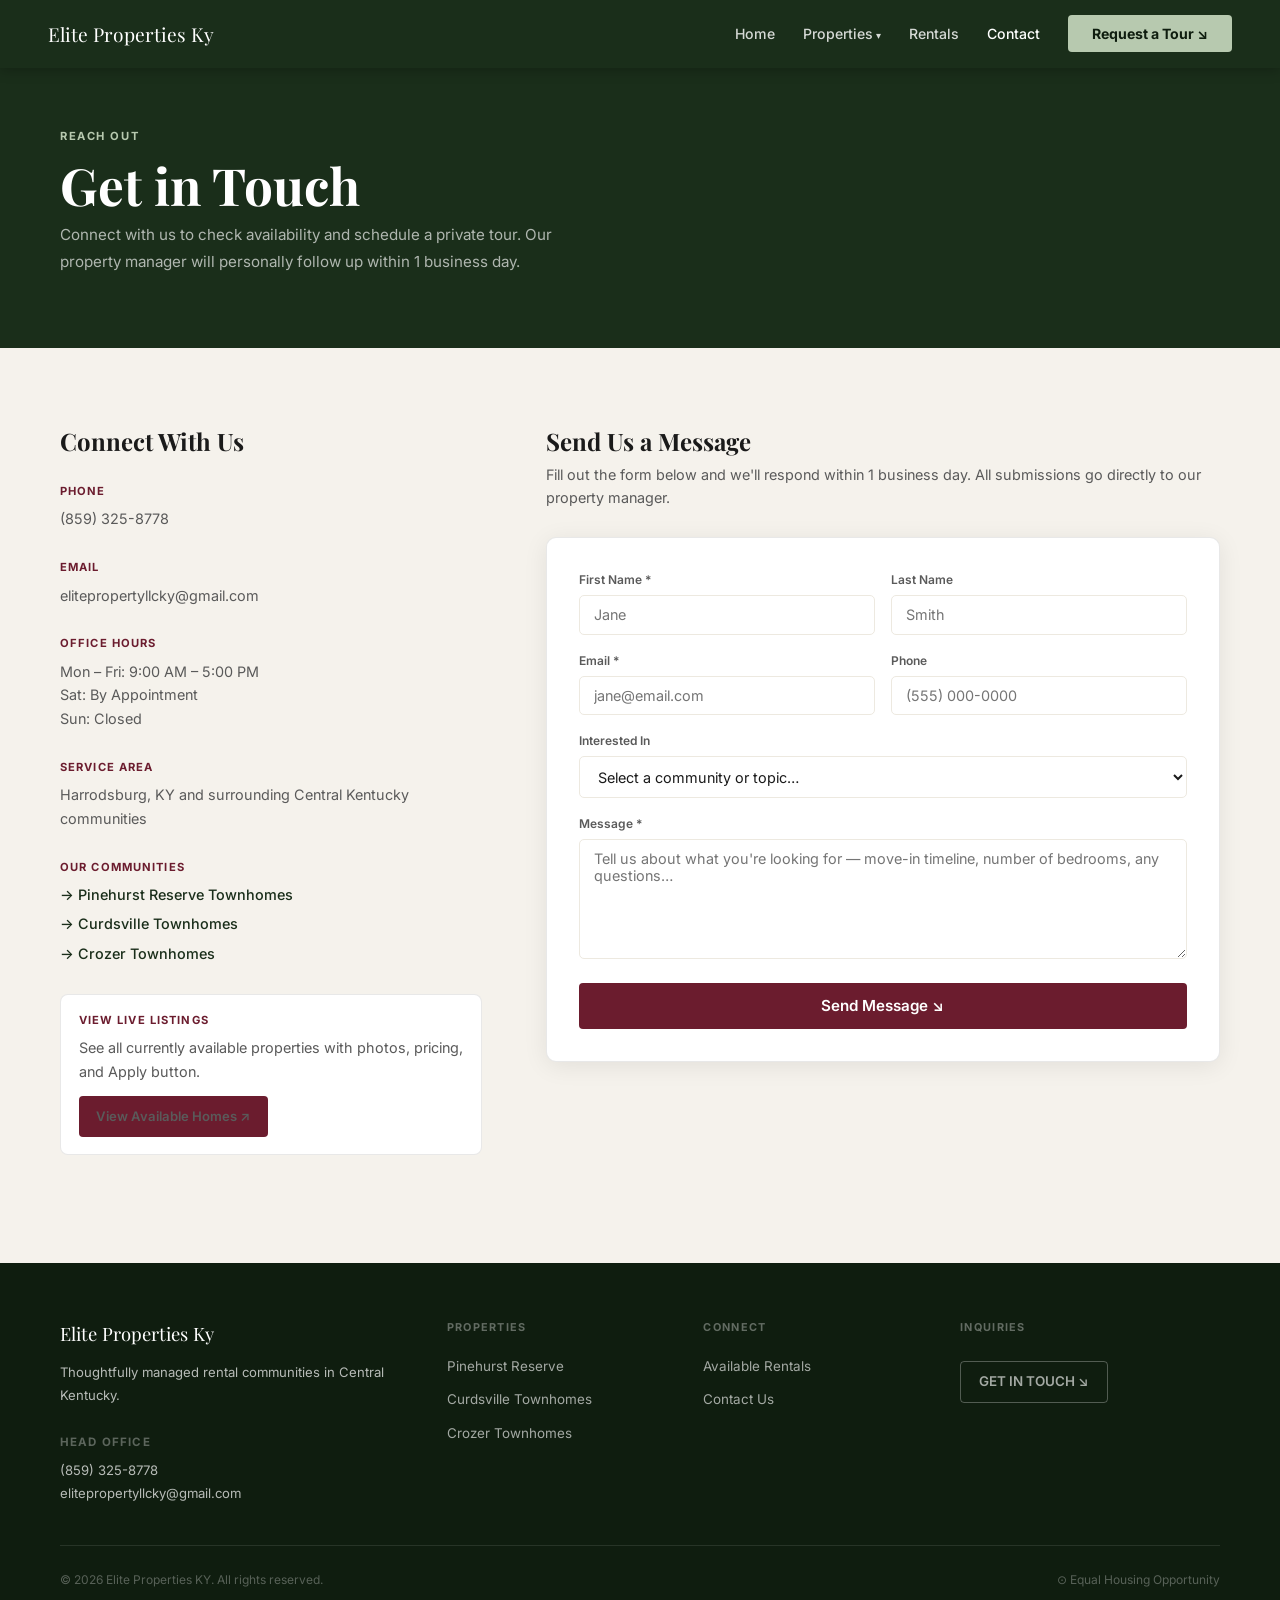
<file: contact.html>
<!DOCTYPE html>
<html lang="en">
<head>
<meta charset="UTF-8"><meta name="viewport" content="width=device-width, initial-scale=1.0">
<title>Contact | Elite Properties Ky</title>
<link rel="preconnect" href="https://fonts.googleapis.com">
<link href="https://fonts.googleapis.com/css2?family=Playfair+Display:wght@700&family=Inter:wght@400;500;600;700&display=swap" rel="stylesheet">
<link rel="stylesheet" href="style.css">
<style>
.contact-hero { background: var(--forest); padding: 8rem 3rem 4.5rem; }
.contact-hero h1 { color: var(--white); font-size: clamp(2rem,4vw,3.2rem); margin-bottom: .5rem; }
.contact-hero p { color: rgba(255,255,255,.65); font-size: .95rem; max-width: 540px; line-height: 1.75; }
.contact-body { background: var(--cream); padding: 5rem 3rem; }
.contact-grid { display: grid; grid-template-columns: 1fr 1.6fr; gap: 4rem; align-items: start; }
.contact-info h2 { font-family:'Playfair Display',serif; font-size:1.5rem; color:var(--text); margin-bottom:1.75rem; }
.info-block { margin-bottom: 1.75rem; }
.info-block h4 { font-size:.7rem; font-weight:700; letter-spacing:.1em; text-transform:uppercase; color:var(--burgundy); margin-bottom:.4rem; }
.info-block p, .info-block a { font-size:.9rem; color:var(--muted); line-height:1.65; }
.info-block a:hover { color:var(--forest); }
.contact-form-wrap h2 { font-family:'Playfair Display',serif; font-size:1.5rem; color:var(--text); margin-bottom:.5rem; }
.contact-form-wrap > p { color:var(--muted); font-size:.9rem; margin-bottom:1.75rem; }
.form-card { background:var(--white); border-radius:10px; padding:2rem; border:1px solid var(--border); box-shadow:var(--shadow); }
.form-success { display:none; background:#e8f5e8; border:1px solid #b8d8b8; border-radius:6px; padding:1rem 1.25rem; color:#1a5c1a; font-size:.9rem; margin-top:1rem; }
.form-error { display:none; background:#f5e8e8; border:1px solid #d8b8b8; border-radius:6px; padding:1rem 1.25rem; color:#5c1a1a; font-size:.9rem; margin-top:1rem; }
@media(max-width:900px){.contact-hero,.contact-body{padding-left:1.5rem;padding-right:1.5rem;}.contact-grid{grid-template-columns:1fr;gap:2.5rem;}}
</style>
</head>
<body>
<nav>
  <a href="index.html" class="nav-logo">Elite Properties Ky</a>
  <ul class="nav-links">
    <li><a href="index.html">Home</a></li>
    <li class="nav-dropdown"><a href="#">Properties</a>
      <div class="dropdown-menu">
        <a href="pinehurst.html">Pinehurst Reserve Townhomes</a>
        <a href="curdsville.html">Curdsville Townhomes</a>
        <a href="crozer.html">Crozer Townhomes</a>
      </div>
    </li>
    <li><a href="rentals.html">Rentals</a></li>
    <li><a href="contact.html" class="active">Contact</a></li>
    <li><a href="contact.html" class="nav-cta">Request a Tour ↘</a></li>
  </ul>
  <button class="nav-toggle" aria-label="Menu"><span></span><span></span><span></span></button>
</nav>

<div class="contact-hero">
  <div class="wrap">
    <span class="section-label section-label-accent">Reach Out</span>
    <h1>Get in Touch</h1>
    <p>Connect with us to check availability and schedule a private tour. Our property manager will personally follow up within 1 business day.</p>
  </div>
</div>

<div class="contact-body">
  <div class="wrap">
    <div class="contact-grid">

      <!-- LEFT: INFO -->
      <div class="contact-info">
        <h2>Connect With Us</h2>
        <div class="info-block">
          <h4>Phone</h4>
          <p><a href="tel:8593258778">(859) 325-8778</a></p>
        </div>
        <div class="info-block">
          <h4>Email</h4>
          <p><a href="mailto:elitepropertyllcky@gmail.com">elitepropertyllcky@gmail.com</a></p>
        </div>
        <div class="info-block">
          <h4>Office Hours</h4>
          <p>Mon – Fri: 9:00 AM – 5:00 PM<br>Sat: By Appointment<br>Sun: Closed</p>
        </div>
        <div class="info-block">
          <h4>Service Area</h4>
          <p>Harrodsburg, KY and surrounding Central Kentucky communities</p>
        </div>
        <div class="info-block">
          <h4>Our Communities</h4>
          <p>
            <a href="pinehurst.html" style="display:block;color:var(--forest);font-weight:500;margin-bottom:.35rem;">→ Pinehurst Reserve Townhomes</a>
            <a href="curdsville.html" style="display:block;color:var(--forest);font-weight:500;margin-bottom:.35rem;">→ Curdsville Townhomes</a>
            <a href="crozer.html" style="display:block;color:var(--forest);font-weight:500;">→ Crozer Townhomes</a>
          </p>
        </div>
        <div class="info-block" style="background:var(--white);border-radius:8px;padding:1.1rem;border:1px solid var(--border);">
          <h4>View Live Listings</h4>
          <p style="margin-bottom:.75rem">See all currently available properties with photos, pricing, and Apply button.</p>
          <a href="https://propertymanage.biz/u36003/rentals/listings" target="_blank" class="btn btn-burgundy" style="font-size:.82rem;padding:.6rem 1.1rem;display:inline-flex;">View Available Homes ↗</a>
        </div>
      </div>

      <!-- RIGHT: FORM (Web3Forms → elitepropertyllcky@gmail.com + Johnlyons1035@gmail.com) -->
      <div class="contact-form-wrap">
        <h2>Send Us a Message</h2>
        <p>Fill out the form below and we'll respond within 1 business day. All submissions go directly to our property manager.</p>

        <div class="form-card">
          <form id="contactForm" onsubmit="handleSubmit(event)">

            <!-- ✅ Web3Forms — emails elitepropertyllcky@gmail.com + Johnlyons1035@gmail.com -->
            <input type="hidden" name="access_key" value="5d942abe-395e-4d1a-a95b-030efd0edc16">
            <input type="hidden" name="subject" value="New Inquiry — Elite Properties KY">
            <input type="hidden" name="to" value="elitepropertyllcky@gmail.com">
            <input type="hidden" name="from_name" value="Elite Properties Website">
            <input type="hidden" name="redirect" value="false">
            <input type="hidden" name="cc" value="Johnlyons1035@gmail.com">
            <input type="hidden" name="replyto" value="elitepropertyllcky@gmail.com">
            <!-- Honeypot spam protection -->
            <input type="checkbox" name="botcheck" style="display:none">

            <div class="form-row">
              <div class="form-group">
                <label for="firstName">First Name *</label>
                <input type="text" id="firstName" name="firstName" required placeholder="Jane">
              </div>
              <div class="form-group">
                <label for="lastName">Last Name</label>
                <input type="text" id="lastName" name="lastName" placeholder="Smith">
              </div>
            </div>
            <div class="form-row">
              <div class="form-group">
                <label for="email">Email *</label>
                <input type="email" id="email" name="email" required placeholder="jane@email.com">
              </div>
              <div class="form-group">
                <label for="phone">Phone</label>
                <input type="tel" id="phone" name="phone" placeholder="(555) 000-0000">
              </div>
            </div>
            <div class="form-row">
              <div class="form-group full">
                <label for="interest">Interested In</label>
                <select id="interest" name="interest">
                  <option value="">Select a community or topic…</option>
                  <option value="Pinehurst Reserve">Pinehurst Reserve Townhomes</option>
                  <option value="Curdsville Townhomes">Curdsville Townhomes</option>
                  <option value="Crozer Townhomes">Crozer Townhomes</option>
                  <option value="General Inquiry">General Inquiry</option>
                  <option value="Request a Tour">Request a Tour</option>
                  <option value="Check Availability">Check Availability</option>
                </select>
              </div>
            </div>
            <div class="form-row">
              <div class="form-group full">
                <label for="message">Message *</label>
                <textarea id="message" name="message" required placeholder="Tell us about what you're looking for — move-in timeline, number of bedrooms, any questions…"></textarea>
              </div>
            </div>

            <button type="submit" id="submitBtn"
              class="btn btn-burgundy"
              style="width:100%;justify-content:center;padding:.85rem;margin-top:.5rem;font-size:.95rem;">
              Send Message ↘
            </button>
          </form>

          <div class="form-success" id="formSuccess">
            ✓ Thank you! Your message has been sent. We'll be in touch within 1 business day.
          </div>
          <div class="form-error" id="formError">
            ⚠ Something went wrong. Please try again or email us at
            <a href="mailto:elitepropertyllcky@gmail.com">elitepropertyllcky@gmail.com</a>
          </div>
        </div>
      </div>

    </div>
  </div>
</div>

<footer>
  <div class="footer-grid">
    <div class="footer-brand">
      <a href="index.html" class="footer-logo">Elite Properties Ky</a>
      <p>Thoughtfully managed rental communities in Central Kentucky.</p>
      <br>
      <p style="font-size:.72rem;color:rgba(255,255,255,.32);font-weight:700;letter-spacing:.1em;text-transform:uppercase;margin-bottom:.4rem">HEAD OFFICE</p>
      <p style="font-size:.82rem">(859) 325-8778<br>elitepropertyllcky@gmail.com</p>
    </div>
    <div class="footer-col"><h4>Properties</h4><ul>
      <li><a href="pinehurst.html">Pinehurst Reserve</a></li>
      <li><a href="curdsville.html">Curdsville Townhomes</a></li>
      <li><a href="crozer.html">Crozer Townhomes</a></li>
    </ul></div>
    <div class="footer-col"><h4>Connect</h4><ul>
      <li><a href="rentals.html">Available Rentals</a></li>
      <li><a href="contact.html">Contact Us</a></li>
    </ul></div>
    <div class="footer-col"><h4>Inquiries</h4>
      <a href="contact.html" class="footer-cta-btn">GET IN TOUCH ↘</a>
    </div>
  </div>
  <div class="footer-bottom">
    <span>© 2026 Elite Properties KY. All rights reserved.</span>
    <span>⊙ Equal Housing Opportunity</span>
  </div>
</footer>

<script src="main.js"></script>
<script>
async function handleSubmit(e) {
  e.preventDefault();
  const form    = e.target;
  const btn     = document.getElementById('submitBtn');
  const success = document.getElementById('formSuccess');
  const error   = document.getElementById('formError');

  // Reset states
  success.style.display = 'none';
  error.style.display   = 'none';
  btn.disabled          = true;
  btn.textContent       = 'Sending…';

  try {
    const formData = new FormData(form);
    const res = await fetch('https://api.web3forms.com/submit', {
      method:  'POST',
      headers: { 'Accept': 'application/json' },
      body:    formData
    });

    const data = await res.json();

    if (data.success) {
      form.style.display    = 'none';
      success.style.display = 'block';
    } else {
      throw new Error(data.message || 'Submission failed');
    }
  } catch (err) {
    console.error('Form error:', err);
    error.style.display = 'block';
    btn.disabled        = false;
    btn.textContent     = 'Send Message ↘';
  }
}
</script>
</body>
</html>
</file>
<file: style.css>
/* ═══════════════════════════════════════
   ELITE PROPERTIES KY — Global Styles
═══════════════════════════════════════ */
*, *::before, *::after { box-sizing: border-box; margin: 0; padding: 0; }
:root {
  --forest:      #1a2e1a;
  --forest-dark: #0f1d0f;
  --forest-mid:  #243824;
  --burgundy:    #6b1c2e;
  --burg-dark:   #4d1220;
  --cream:       #f5f2ec;
  --cream-dark:  #ede9e0;
  --text:        #1a1a1a;
  --muted:       #5a5a5a;
  --white:       #ffffff;
  --border:      rgba(0,0,0,0.09);
  --shadow:      0 4px 24px rgba(0,0,0,0.08);
  --accent:      #B7C9AF; /* sage — higher-contrast caption/CTA color on dark forest backgrounds */
}
html { scroll-behavior: smooth; }
body { font-family: 'Inter', sans-serif; color: var(--text); background: var(--white); line-height: 1.6; }
img { max-width: 100%; display: block; }
a { text-decoration: none; }
h1,h2,h3 { font-family: 'Playfair Display', serif; line-height: 1.15; }

/* NAV */
nav {
  position: fixed; top: 0; left: 0; right: 0; z-index: 999;
  background: var(--forest);
  display: flex; align-items: center; justify-content: space-between;
  padding: 0 3rem; height: 68px;
  box-shadow: 0 2px 12px rgba(0,0,0,0.25);
}
.nav-logo { font-family: 'Playfair Display',serif; color: var(--white); font-size: 1.2rem; white-space: nowrap; }
.nav-links { display: flex; align-items: center; gap: 1.75rem; list-style: none; }
.nav-links a { color: rgba(255,255,255,0.82); font-size: 0.88rem; font-weight: 500; transition: color 0.2s; }
.nav-links a:hover, .nav-links a.active { color: var(--white); }
.nav-dropdown { position: relative; }
.nav-dropdown > a::after { content: " ▾"; font-size: 0.65rem; }
.dropdown-menu { display: none; position: absolute; top: 100%; left: 0; background: var(--forest-dark); min-width: 250px; border-top: 2px solid var(--burgundy); box-shadow: 0 8px 28px rgba(0,0,0,0.25); padding: 0.4rem 0; }
.nav-dropdown:hover .dropdown-menu { display: block; }
.dropdown-menu a { display: block; padding: 0.65rem 1.25rem; color: rgba(255,255,255,0.78); font-size: 0.85rem; }
.dropdown-menu a:hover { background: rgba(255,255,255,0.07); color: var(--white); }
.nav-cta { background: var(--accent) !important; color: var(--forest-dark) !important; padding: 0.62rem 1.5rem; border-radius: 4px; font-weight: 700 !important; font-size: 0.92rem; transition: transform 0.2s, box-shadow 0.2s !important; animation: navCtaBreathe 2.6s ease-in-out infinite; }
.nav-cta:hover { background: var(--accent) !important; transform: scale(1.05); animation-play-state: paused; }
@keyframes navCtaBreathe {
  0%, 100% { box-shadow: 0 0 0 0 rgba(183,201,175,0.55); transform: scale(1); }
  50% { box-shadow: 0 0 0 8px rgba(183,201,175,0); transform: scale(1.045); }
}
@media (prefers-reduced-motion: reduce) { .nav-cta { animation: none; } }
.nav-toggle { display: none; background: none; border: none; cursor: pointer; padding: 0.5rem; flex-direction: column; gap: 5px; }
.nav-toggle span { display: block; width: 22px; height: 2px; background: var(--white); border-radius: 2px; }

/* BUTTONS */
.btn { display: inline-flex; align-items: center; gap: 0.45rem; font-family: 'Inter',sans-serif; font-weight: 600; font-size: 0.88rem; padding: 0.72rem 1.5rem; border-radius: 4px; border: none; cursor: pointer; transition: all 0.2s; }
.btn-white { background: var(--white); color: var(--forest-dark); }
.btn-white:hover { background: var(--cream); transform: translateY(-1px); }
.btn-outline-white { background: transparent; color: var(--white); border: 1.5px solid rgba(255,255,255,0.45); }
.btn-outline-white:hover { border-color: var(--white); background: rgba(255,255,255,0.08); }
.btn-burgundy { background: var(--burgundy); color: var(--white); }
.btn-burgundy:hover { background: var(--burg-dark); transform: translateY(-1px); }
.btn-forest { background: var(--forest); color: var(--white); }
.btn-forest:hover { background: var(--forest-mid); }
.btn-outline-forest { background: transparent; color: var(--forest); border: 1.5px solid var(--forest); }
.btn-outline-forest:hover { background: var(--forest); color: var(--white); }

/* LAYOUT */
.wrap { max-width: 1160px; margin: 0 auto; }
.section { padding: 5rem 3rem; }
.section-label { font-size: 0.7rem; font-weight: 700; letter-spacing: 0.14em; text-transform: uppercase; color: var(--burgundy); display: block; margin-bottom: 0.6rem; }
/* Higher-contrast variant for section labels sitting on dark forest backgrounds (contact hero, rentals hero) */
.section-label-accent { color: var(--accent); }
.section-title { font-size: clamp(1.8rem,3.5vw,2.6rem); color: var(--text); margin-bottom: 0.75rem; }
.section-sub { color: var(--muted); font-size: 0.94rem; max-width: 520px; margin-bottom: 2.5rem; line-height: 1.75; }

/* HERO */
/* Alignment rule: .hero gets the SAME 3rem side padding as .section, and .hero-inner
   mirrors .wrap (max-width 1160, centered, no extra padding) so hero copy lines up
   with the section content underneath it at every viewport width. */
.hero { position: relative; min-height: 100vh; display: flex; align-items: center; overflow: hidden; background: var(--forest-dark); padding: 0 3rem; }
.hero-video { position: absolute; inset: 0; width: 100%; height: 100%; object-fit: cover; opacity: 0.32; }
.hero-overlay { position: absolute; inset: 0; background: linear-gradient(135deg,rgba(8,18,8,0.65) 0%,rgba(45,12,22,0.45) 100%); }
.hero-inner { position: relative; z-index: 2; max-width: 1160px; margin: 68px auto 0; width: 100%; }
.hero-content { max-width: 700px; }
.hero-eyebrow { font-size: 0.7rem; font-weight: 700; letter-spacing: 0.14em; text-transform: uppercase; color: rgba(255,255,255,0.5); display: block; margin-bottom: 1rem; }
.hero h1 { font-size: clamp(2.5rem,5.5vw,4.2rem); color: var(--white); line-height: 1.08; margin-bottom: 1.1rem; }
.hero-sub { font-size: 1rem; color: rgba(255,255,255,0.72); max-width: 480px; line-height: 1.78; margin-bottom: 2rem; }
.hero-actions { display: flex; gap: 1rem; flex-wrap: wrap; }
.hero-short { min-height: 58vh; }

/* PROPERTY CARDS */
.prop-grid { display: grid; grid-template-columns: repeat(auto-fill,minmax(300px,1fr)); gap: 1.5rem; }
.prop-card { background: var(--white); border-radius: 8px; border: 1px solid var(--border); overflow: hidden; transition: transform 0.2s,box-shadow 0.2s; }
.prop-card:hover { transform: translateY(-4px); box-shadow: 0 12px 36px rgba(0,0,0,0.1); }
.prop-img { width: 100%; height: 215px; object-fit: cover; display: block; }
.prop-img-ph { width: 100%; height: 215px; background: linear-gradient(135deg,#c8d5c8,#a0b8a0); display: flex; align-items: center; justify-content: center; }
.prop-body { padding: 1.25rem; }
.prop-badge { display: inline-block; font-size: 0.67rem; font-weight: 700; letter-spacing: 0.08em; text-transform: uppercase; padding: 3px 10px; border-radius: 20px; margin-bottom: 0.6rem; }
.prop-badge.avail { background: #e8f0e8; color: #1a6b1a; }
.prop-badge.soon { background: #f5e8eb; color: var(--burgundy); }
.prop-name { font-family: 'Playfair Display',serif; font-size: 1.08rem; color: var(--text); margin-bottom: 0.3rem; line-height: 1.3; }
.prop-addr { font-size: 0.79rem; color: var(--muted); margin-bottom: 0.8rem; }
.prop-stats { display: flex; gap: 1rem; font-size: 0.79rem; color: var(--muted); border-top: 1px solid var(--cream-dark); padding-top: 0.75rem; margin-bottom: 0.8rem; flex-wrap: wrap; }
.prop-price { font-size: 1.15rem; font-weight: 700; color: var(--forest); margin-bottom: 0.8rem; }
.prop-price small { font-size: 0.77rem; font-weight: 400; color: var(--muted); }
.prop-actions { display: flex; gap: 0.75rem; flex-wrap: wrap; }
.prop-link { font-size: 0.81rem; font-weight: 600; color: var(--burgundy); border-bottom: 1.5px solid transparent; transition: border-color 0.2s; }
.prop-link:hover { border-color: var(--burgundy); }
.prop-apply { font-size: 0.81rem; font-weight: 600; color: var(--forest); border-bottom: 1.5px solid transparent; transition: border-color 0.2s; }
.prop-apply:hover { border-color: var(--forest); }
.prop-tour { font-size: 0.81rem; font-weight: 600; color: #7c5c2e; border-bottom: 1.5px solid transparent; transition: border-color 0.2s; }
.prop-tour:hover { border-color: #7c5c2e; }

/* States */
.state-center { grid-column: 1/-1; text-align: center; padding: 4rem 1rem; color: var(--muted); }
.spinner { width: 34px; height: 34px; border: 3px solid var(--cream-dark); border-top-color: var(--forest); border-radius: 50%; animation: spin 0.75s linear infinite; margin: 0 auto 1rem; }
@keyframes spin { to { transform: rotate(360deg); } }

/* FILTER BAR */
.filter-bar { background: var(--white); border: 1.5px solid var(--cream-dark); border-radius: 8px; padding: 1.2rem 1.4rem; margin-bottom: 1.5rem; display: flex; flex-wrap: wrap; gap: 0.85rem; align-items: flex-end; }
.fg { display: flex; flex-direction: column; gap: 0.3rem; flex: 1; min-width: 130px; }
.fg label { font-size: 0.69rem; font-weight: 700; letter-spacing: 0.08em; text-transform: uppercase; color: var(--muted); }
.fg select, .fg input { padding: 0.55rem 0.8rem; border: 1.5px solid var(--cream-dark); border-radius: 5px; font-size: 0.86rem; font-family: 'Inter',sans-serif; color: var(--text); background: var(--white); appearance: none; background-image: url("data:image/svg+xml,%3Csvg xmlns='http://www.w3.org/2000/svg' width='10' height='6'%3E%3Cpath d='M1 1l4 4 4-4' stroke='%235a5a5a' stroke-width='1.5' fill='none'/%3E%3C/svg%3E"); background-repeat: no-repeat; background-position: right 0.7rem center; transition: border-color 0.2s; }
.fg input { background-image: none; }
.fg select:focus, .fg input:focus { outline: none; border-color: var(--forest); }
.filter-actions { display: flex; gap: 0.5rem; align-items: flex-end; }
.btn-search { padding: 0.57rem 1.2rem; background: var(--forest); color: var(--white); border: none; border-radius: 5px; font-family: 'Inter',sans-serif; font-size: 0.85rem; font-weight: 600; cursor: pointer; transition: background 0.2s; }
.btn-search:hover { background: var(--forest-mid); }
.btn-clear { padding: 0.57rem 0.9rem; background: transparent; color: var(--muted); border: 1.5px solid var(--cream-dark); border-radius: 5px; font-family: 'Inter',sans-serif; font-size: 0.84rem; cursor: pointer; transition: all 0.2s; }
.btn-clear:hover { border-color: var(--burgundy); color: var(--burgundy); }
#propsCount { font-size: 0.83rem; color: var(--muted); margin-bottom: 1rem; }
#propsCount strong { color: var(--forest); }

/* COMMUNITY CARDS */
.community-grid { display: grid; grid-template-columns: repeat(3,1fr); gap: 1.5rem; }
.comm-card { position: relative; border-radius: 8px; overflow: hidden; min-height: 300px; display: flex; align-items: flex-end; transition: transform 0.25s; }
.comm-card:hover { transform: translateY(-4px); }
.comm-card img { position: absolute; inset: 0; width: 100%; height: 100%; object-fit: cover; }
.comm-card-overlay { position: absolute; inset: 0; background: linear-gradient(to top,rgba(8,18,8,0.9) 0%,rgba(8,18,8,0.1) 65%,transparent 100%); }
.comm-card-info { position: relative; z-index: 2; padding: 1.5rem 1.25rem; color: var(--white); }
.comm-card-info h3 { font-family: 'Playfair Display',serif; font-size: 1.2rem; margin-bottom: 0.25rem; }
.comm-card-info p { font-size: 0.78rem; color: rgba(255,255,255,0.68); margin-bottom: 0.75rem; }
.comm-card-info span { font-size: 0.77rem; font-weight: 600; color: var(--white); border-bottom: 1.5px solid rgba(255,255,255,0.4); padding-bottom: 1px; }

/* PHOTO GALLERY */
.photo-gallery { display: grid; grid-template-columns: 2fr 1fr 1fr; grid-template-rows: 220px 220px; gap: 6px; border-radius: 8px; overflow: hidden; }
.photo-gallery img { width: 100%; height: 100%; object-fit: cover; }
.photo-gallery img:first-child { grid-row: 1/3; }

/* MATTERPORT 3D TOUR */
.tour-section { background: var(--forest-dark); padding: 4rem 3rem; }
.tour-section .section-label { color: rgba(255,255,255,0.38); }
.tour-section .section-title { color: var(--white); }
.tour-section .section-sub { color: rgba(255,255,255,0.6); }
.tour-frame { border-radius: 10px; overflow: hidden; box-shadow: 0 8px 40px rgba(0,0,0,0.4); aspect-ratio: 16 / 9; position: relative; }
.tour-frame iframe { width: 100%; height: 100%; border: 0; display: block; }

/* LIFESTYLE SPLIT */
.lifestyle { background: var(--burg-dark); overflow: hidden; }
.lifestyle-inner { max-width: 1160px; margin: 0 auto; display: grid; grid-template-columns: 1fr 1fr; min-height: 500px; }
.lifestyle-img { background: url('https://static.wixstatic.com/media/23b958_ae3217a0ced340349d65001fec90b6ee~mv2.jpg/v1/fit/w_960,h_640,q_90,enc_avif,quality_auto/23b958_ae3217a0ced340349d65001fec90b6ee~mv2.jpg') center/cover no-repeat; min-height: 380px; }
.lifestyle-text { padding: 4rem 3.5rem; display: flex; flex-direction: column; justify-content: center; }
.lifestyle-text .section-label { color: rgba(255,255,255,0.38); }
.lifestyle-text h2 { font-family: 'Playfair Display',serif; font-size: clamp(1.75rem,2.5vw,2.3rem); color: var(--white); margin-bottom: 1.25rem; }
.lifestyle-text p { color: rgba(255,255,255,0.72); font-size: 0.94rem; line-height: 1.82; margin-bottom: 0.85rem; }

/* COMMUNITY ROWS */
.comm-rows { background: var(--white); }
.comm-row { max-width: 1160px; margin: 0 auto; display: grid; grid-template-columns: 1fr 1fr; align-items: start; gap: 4rem; padding: 4.5rem 3rem; border-bottom: 1px solid var(--cream-dark); }
.comm-row.flip { direction: rtl; }
.comm-row.flip > * { direction: ltr; }
.comm-row-img { width: 100%; height: 320px; object-fit: cover; border-radius: 8px; }
.comm-row-text h2 { font-family: 'Playfair Display',serif; font-size: clamp(1.6rem,2.5vw,2.2rem); color: var(--text); margin-bottom: 1rem; }
.comm-row-text p { color: var(--muted); font-size: 0.92rem; line-height: 1.82; margin-bottom: 1.5rem; }
.feature-grid { display: grid; grid-template-columns: repeat(3,1fr); gap: 1.25rem; margin-top: 2rem; }
.feature-item img { width: 100%; height: 145px; object-fit: cover; border-radius: 6px; margin-bottom: 0.75rem; }
.feature-item h4 { font-size: 0.92rem; font-weight: 600; color: var(--text); margin-bottom: 0.3rem; font-family: 'Inter',sans-serif; }
.feature-item p { font-size: 0.8rem; color: var(--muted); }

/* WHY KY */
.why-section { background: var(--forest); }
.why-section .section-title { color: var(--white); }
.why-section .section-sub { color: rgba(255,255,255,0.6); }
.why-grid { display: grid; grid-template-columns: repeat(4,1fr); gap: 2rem; }
.why-icon { width: 58px; height: 58px; border-radius: 50%; background: rgba(255,255,255,0.09); display: flex; align-items: center; justify-content: center; font-size: 1.5rem; margin: 0 auto 1rem; }
.why-item { text-align: center; }
.why-item h3 { font-size: 0.97rem; font-weight: 600; color: var(--white); margin-bottom: 0.45rem; font-family: 'Inter',sans-serif; }
.why-item p { font-size: 0.82rem; color: rgba(255,255,255,0.56); line-height: 1.65; }

/* CTA BAND */
.cta-band { background: var(--cream); text-align: center; padding: 5.5rem 3rem; }
.cta-band h2 { font-family: 'Playfair Display',serif; font-size: clamp(1.5rem,3vw,2.3rem); color: var(--text); margin-bottom: 0.75rem; }
.cta-band p { color: var(--muted); font-size: 0.94rem; max-width: 480px; margin: 0 auto 2rem; }

/* FORM */
.form-row { display: grid; grid-template-columns: 1fr 1fr; gap: 1rem; margin-bottom: 1rem; }
.form-group { display: flex; flex-direction: column; gap: 0.35rem; }
.form-group.full { grid-column: 1/-1; }
.form-group label { font-size: 0.75rem; font-weight: 600; color: var(--muted); }
.form-group input, .form-group select, .form-group textarea { padding: 0.65rem 0.9rem; border: 1.5px solid var(--cream-dark); border-radius: 5px; font-size: 0.9rem; font-family: 'Inter',sans-serif; color: var(--text); background: var(--white); transition: border-color 0.2s; width: 100%; }
.form-group input:focus, .form-group select:focus, .form-group textarea:focus { outline: none; border-color: var(--forest); }
.form-group textarea { resize: vertical; min-height: 120px; }
.form-success { display: none; background: #e8f5e8; border: 1px solid #b8d8b8; border-radius: 6px; padding: 1rem 1.25rem; color: #1a5c1a; font-size: 0.9rem; margin-top: 1rem; }

/* FOOTER */
footer { background: var(--forest-dark); color: rgba(255,255,255,0.7); padding: 3.5rem 3rem 2rem; }
.footer-grid { display: grid; grid-template-columns: 1.6fr 1fr 1fr 1.2fr; gap: 2.5rem; max-width: 1160px; margin: 0 auto 2.5rem; }
.footer-logo { font-family: 'Playfair Display',serif; color: var(--white); font-size: 1.15rem; display: block; margin-bottom: 0.75rem; }
.footer-brand p { font-size: 0.82rem; line-height: 1.75; }
.footer-col h4 { font-size: 0.68rem; font-weight: 700; letter-spacing: 0.12em; text-transform: uppercase; color: rgba(255,255,255,0.35); margin-bottom: 1rem; }
.footer-col ul { list-style: none; }
.footer-col li { margin-bottom: 0.5rem; }
.footer-col a { color: rgba(255,255,255,0.62); font-size: 0.84rem; transition: color 0.2s; }
.footer-col a:hover { color: var(--white); }
.footer-cta-btn { display: inline-flex; align-items: center; gap: 0.4rem; border: 1.5px solid rgba(255,255,255,0.28); color: var(--white); padding: 0.58rem 1.15rem; border-radius: 4px; font-size: 0.82rem; font-weight: 600; transition: all 0.2s; margin-top: 0.5rem; }
.footer-cta-btn:hover { border-color: var(--white); background: rgba(255,255,255,0.07); }
.footer-bottom { max-width: 1160px; margin: 0 auto; border-top: 1px solid rgba(255,255,255,0.1); padding-top: 1.5rem; font-size: 0.75rem; color: rgba(255,255,255,0.3); display: flex; justify-content: space-between; flex-wrap: wrap; gap: 0.5rem; }

/* RESPONSIVE */
@media(max-width:960px) {
  nav { padding: 0 1.5rem; }
  .nav-links { display: none; position: absolute; top: 68px; left: 0; right: 0; background: var(--forest-dark); flex-direction: column; padding: 1rem 1.5rem 1.5rem; gap: 0.5rem; }
  .nav-links.open { display: flex; }
  .nav-toggle { display: flex; }
  .dropdown-menu { position: static; box-shadow: none; border-top: none; background: transparent; padding-left: 1rem; }
  .nav-dropdown:hover .dropdown-menu { display: none; }
  .nav-dropdown.open .dropdown-menu { display: block; }
  .section { padding: 3.5rem 1.5rem; }
  .hero { padding: 0 1.5rem; }
  .community-grid { grid-template-columns: 1fr; }
  .lifestyle-inner { grid-template-columns: 1fr; }
  .lifestyle-text { padding: 3rem 1.5rem; }
  .comm-row { grid-template-columns: 1fr; gap: 1.75rem; padding: 3rem 1.5rem; }
  .comm-row.flip { direction: ltr; }
  .why-grid { grid-template-columns: repeat(2,1fr); }
  .footer-grid { grid-template-columns: 1fr 1fr; }
  .photo-gallery { grid-template-columns: 1fr 1fr; grid-template-rows: auto; }
  .photo-gallery img:first-child { grid-row: auto; }
  .feature-grid { grid-template-columns: 1fr 1fr; }
  .form-row { grid-template-columns: 1fr; }
}
@media(max-width:560px) {
  .why-grid { grid-template-columns: 1fr; }
  .footer-grid { grid-template-columns: 1fr; }
  .feature-grid { grid-template-columns: 1fr; }
  .hero h1 { font-size: 2.2rem; }
}
</file>
